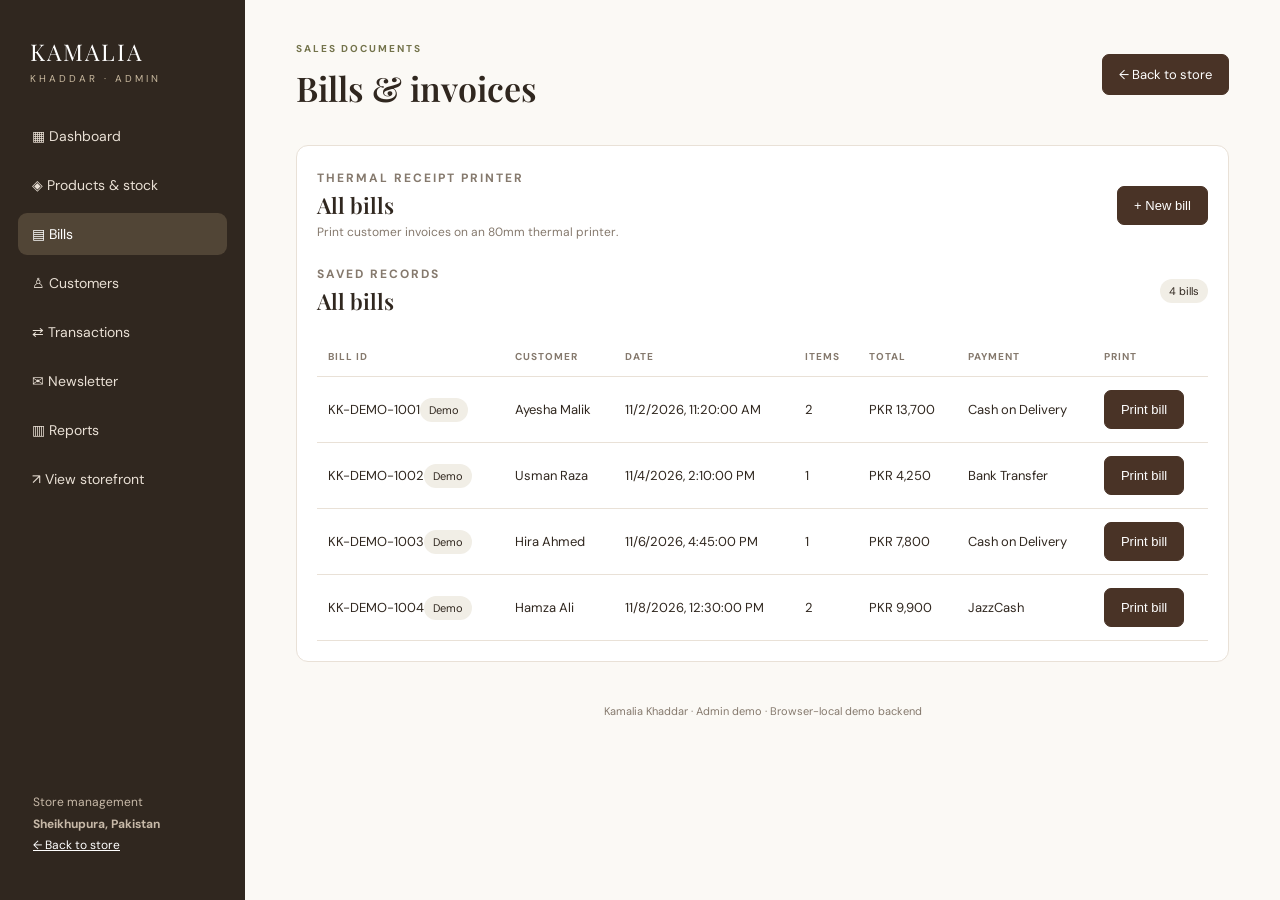
<file: admin-bills.html>
<!doctype html><html lang="en"><head><meta charset="utf-8"><meta name="viewport" content="width=device-width,initial-scale=1"><title>Kamalia Khaddar Admin</title><link rel="stylesheet" href="admin-common.css"></head><body data-page="bills"><script src="backend.js"></script><script src="admin-pages.js"></script></body></html>
</file>
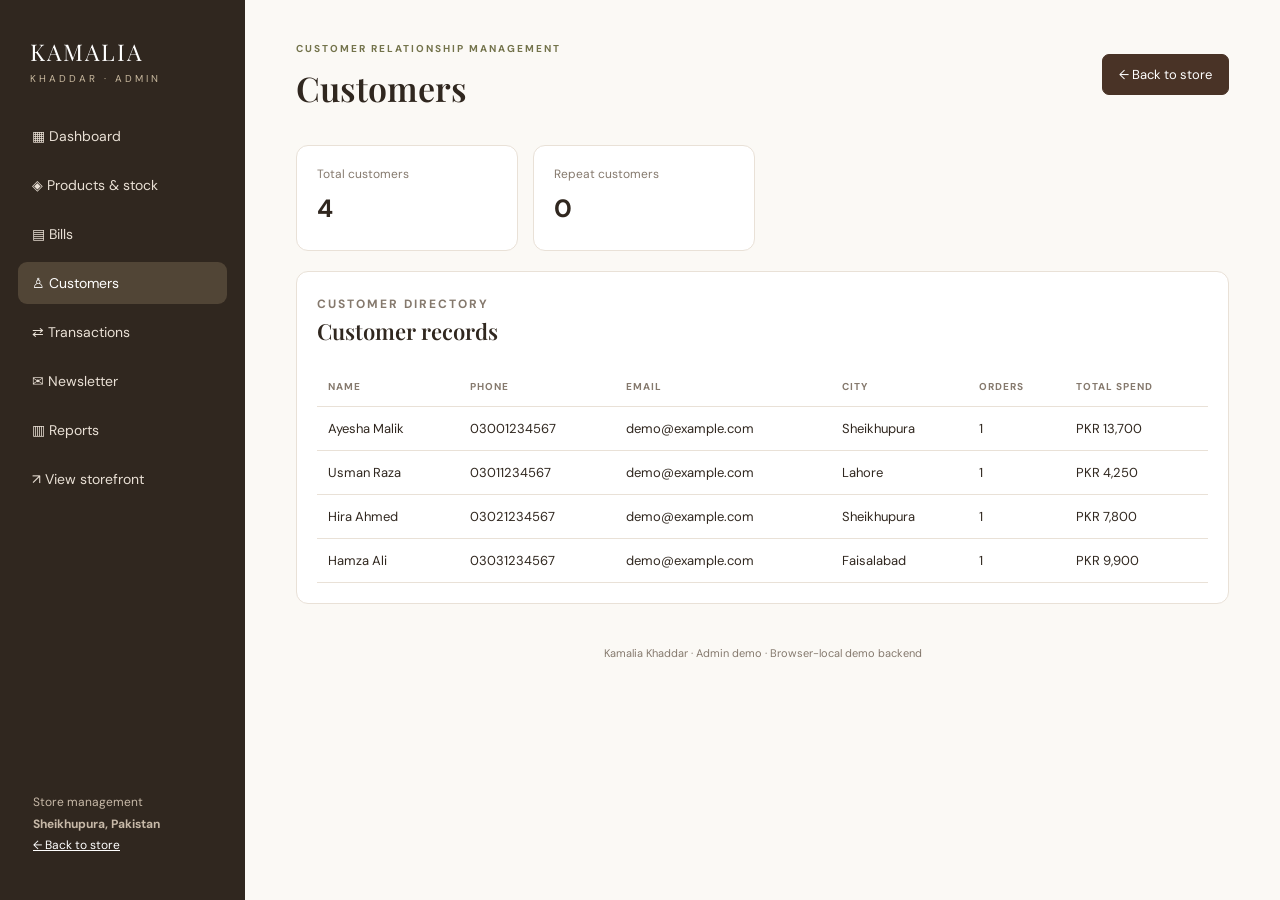
<file: admin-customers.html>
<!doctype html><html lang="en"><head><meta charset="utf-8"><meta name="viewport" content="width=device-width,initial-scale=1"><title>Kamalia Khaddar Admin</title><link rel="stylesheet" href="admin-common.css"></head><body data-page="customers"><script src="backend.js"></script><script src="admin-pages.js"></script></body></html>
</file>
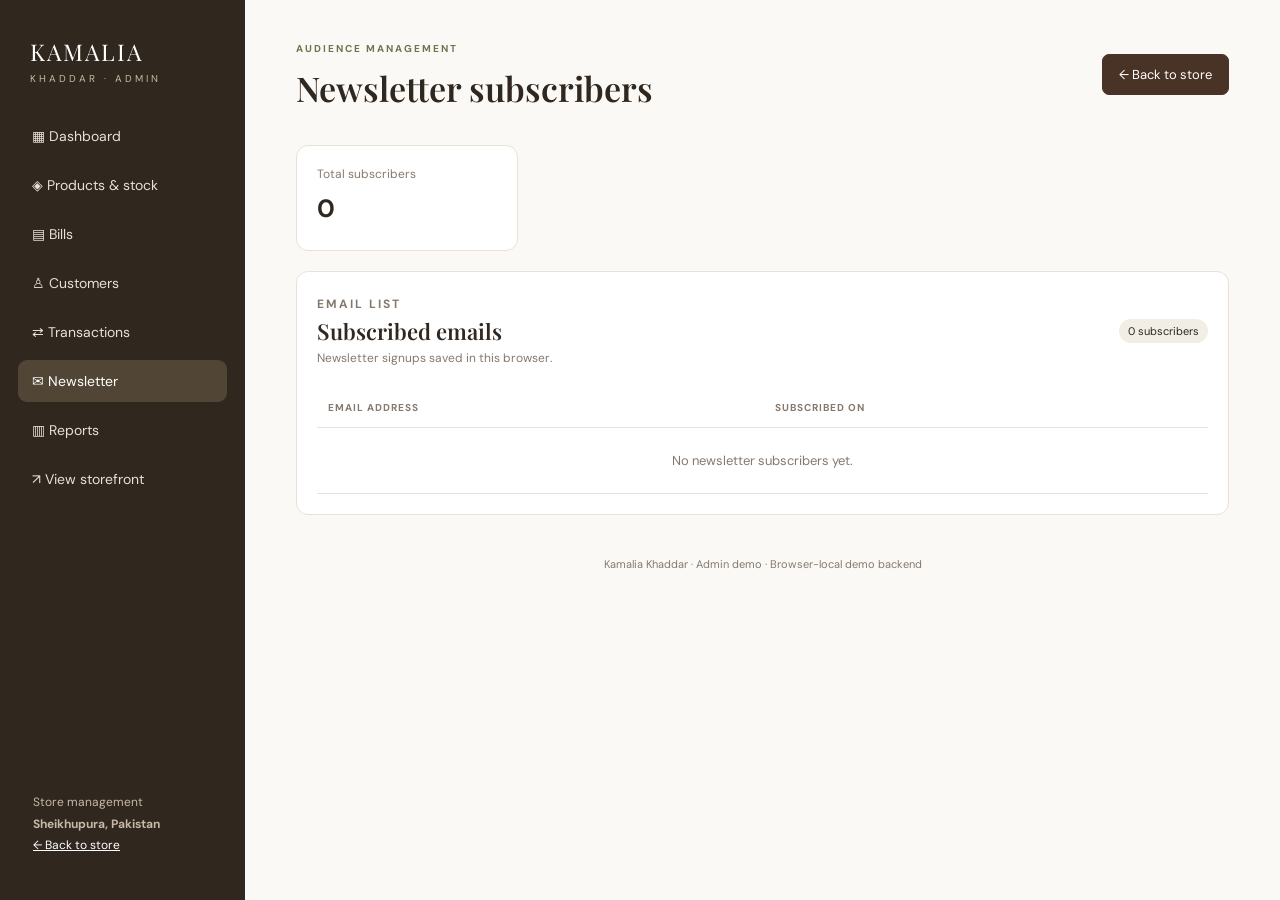
<file: admin-newsletter.html>
<!doctype html>
<html lang="en">
<head>
  <meta charset="utf-8">
  <meta name="viewport" content="width=device-width,initial-scale=1">
  <title>Newsletter · Kamalia Khaddar Admin</title>
  <link rel="stylesheet" href="admin-common.css">
</head>
<body data-page="newsletter">
  <script src="backend.js"></script>
  <script src="admin-pages.js"></script>
</body>
</html>
</file>
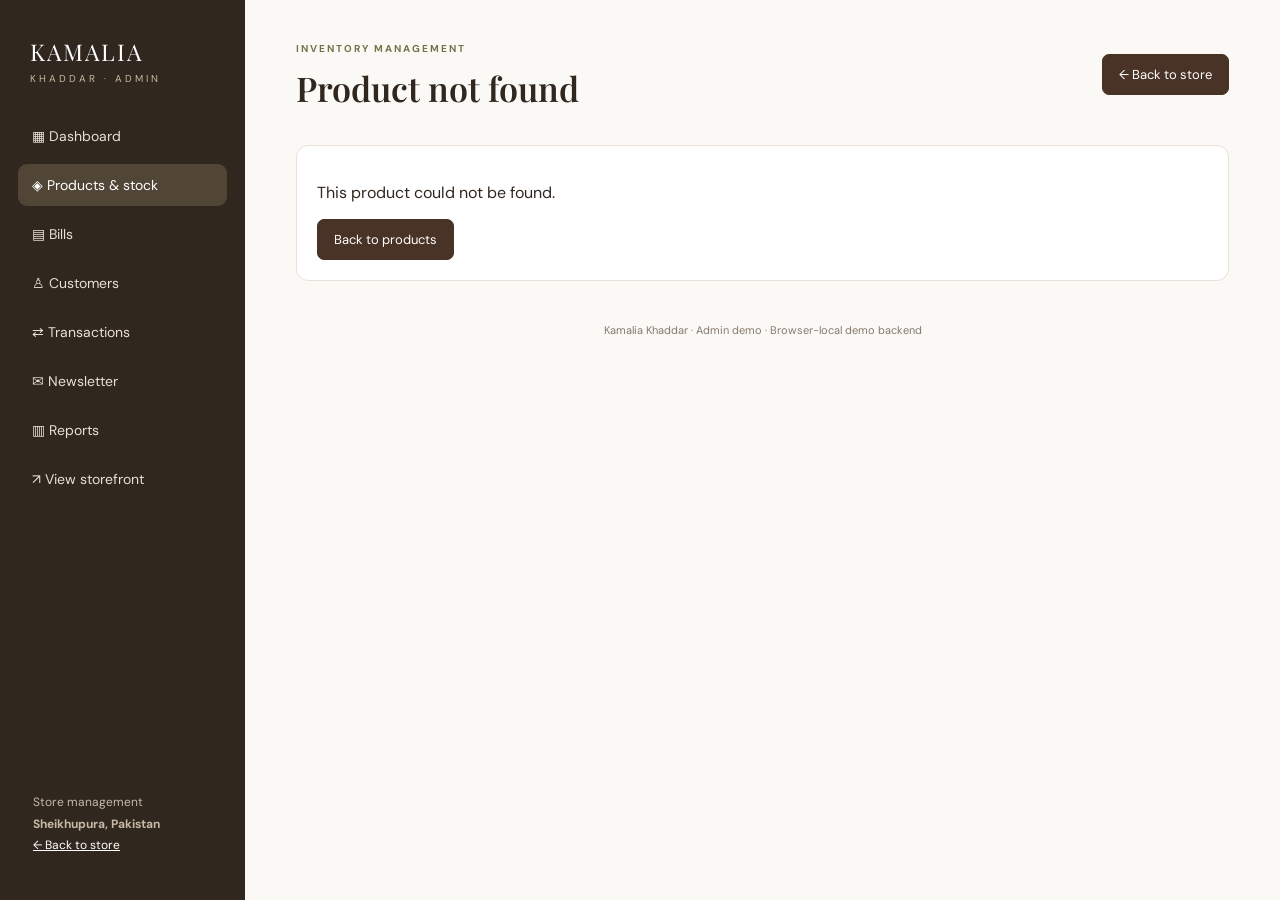
<file: admin-product-edit.html>
<!doctype html>
<html lang="en">
<head>
  <meta charset="utf-8">
  <meta name="viewport" content="width=device-width,initial-scale=1">
  <title>Edit product · Kamalia Khaddar Admin</title>
  <link rel="stylesheet" href="admin-common.css">
</head>
<body data-page="product-edit">
  <script src="backend.js"></script>
  <script src="admin-pages.js"></script>
</body>
</html>
</file>
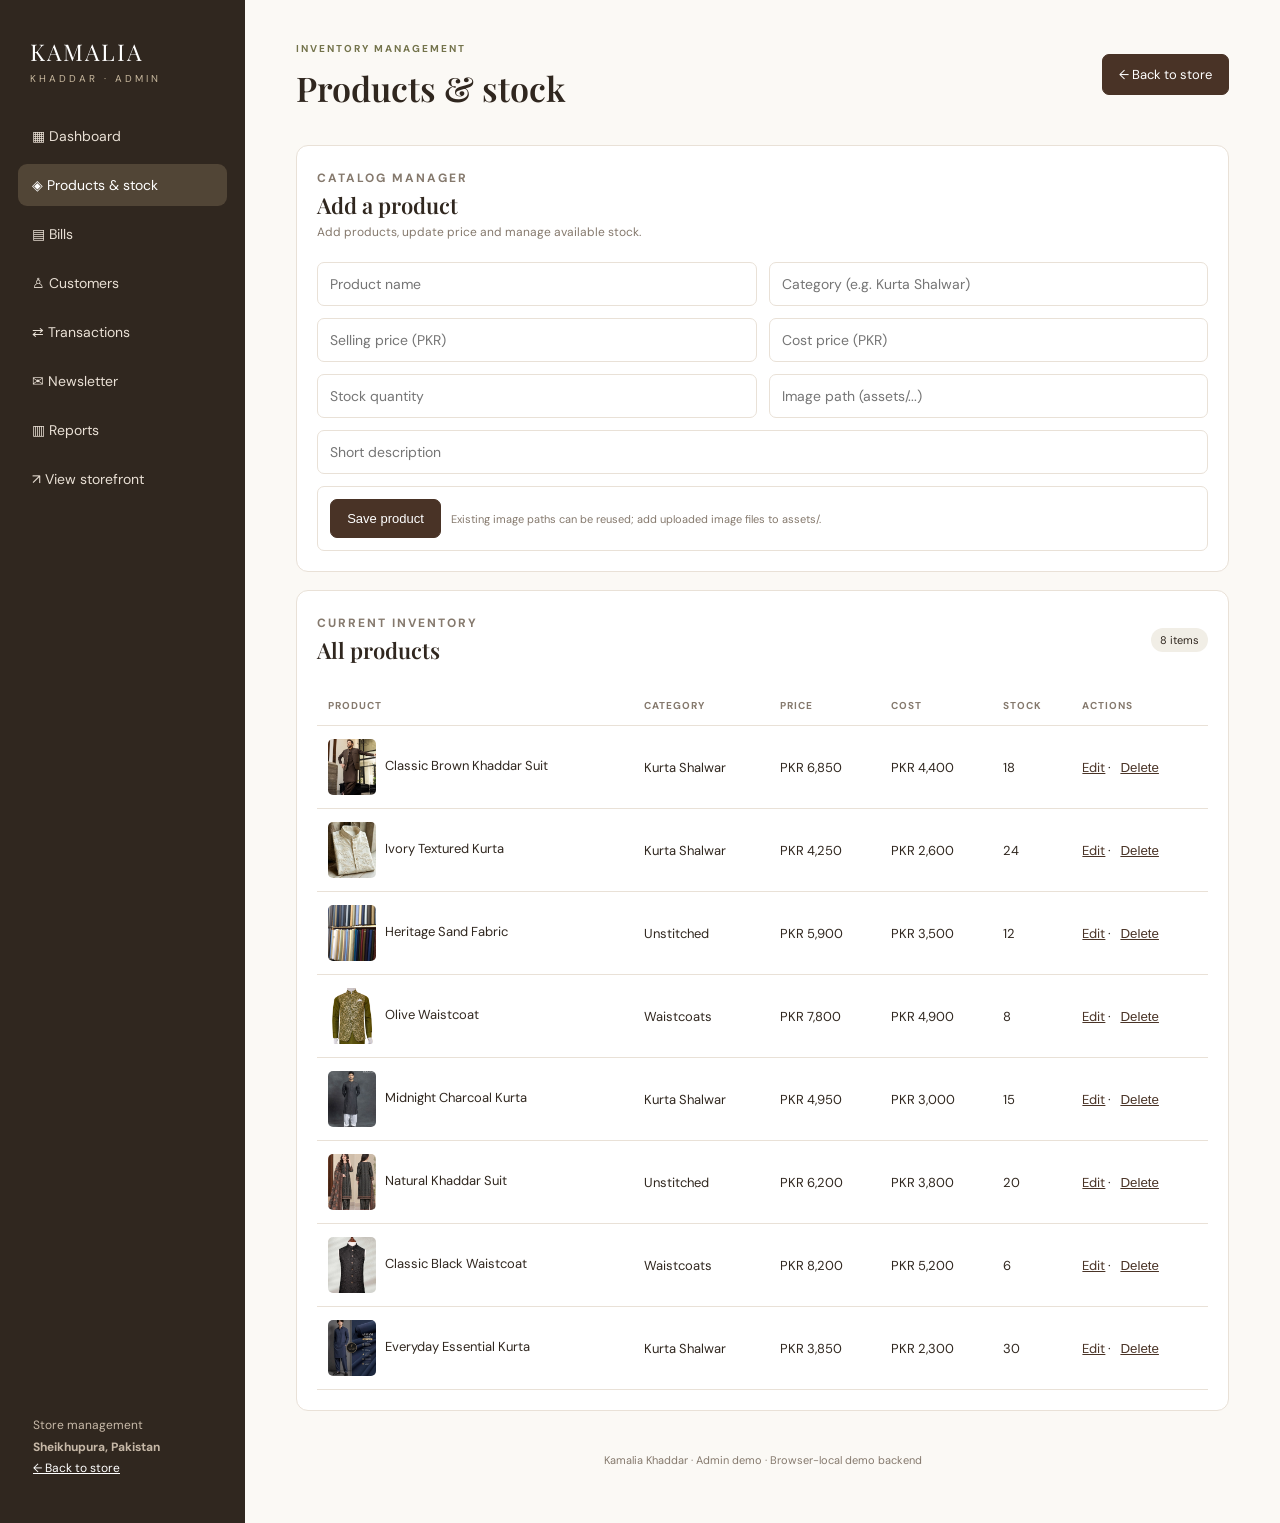
<file: admin-products.html>
<!doctype html><html lang="en"><head><meta charset="utf-8"><meta name="viewport" content="width=device-width,initial-scale=1"><title>Kamalia Khaddar Admin</title><link rel="stylesheet" href="admin-common.css"></head><body data-page="products"><script src="backend.js"></script><script src="admin-pages.js"></script></body></html>
</file>
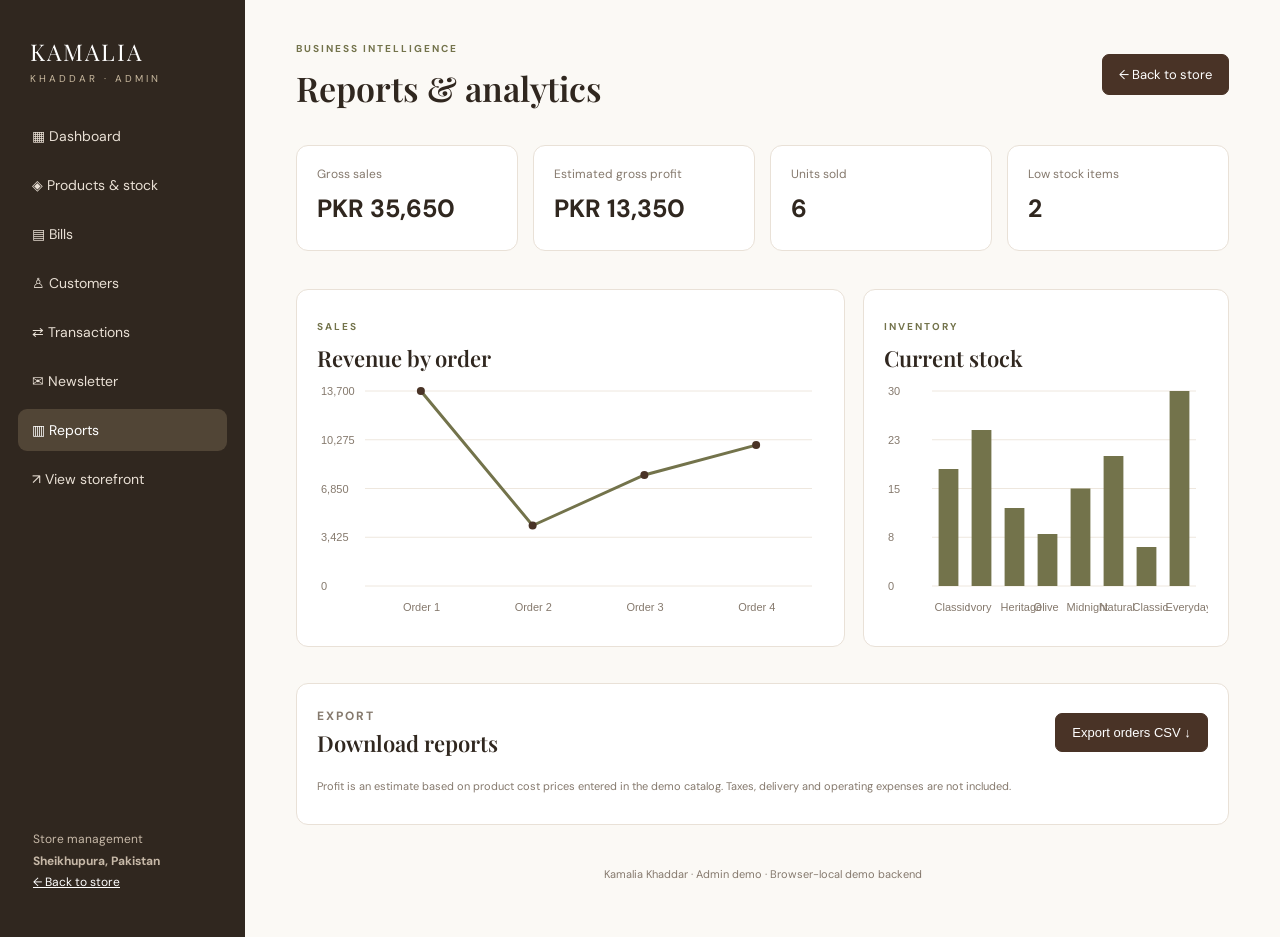
<file: admin-reports.html>
<!doctype html><html lang="en"><head><meta charset="utf-8"><meta name="viewport" content="width=device-width,initial-scale=1"><title>Kamalia Khaddar Admin</title><link rel="stylesheet" href="admin-common.css"></head><body data-page="reports"><script src="backend.js"></script><script src="admin-pages.js"></script></body></html>
</file>
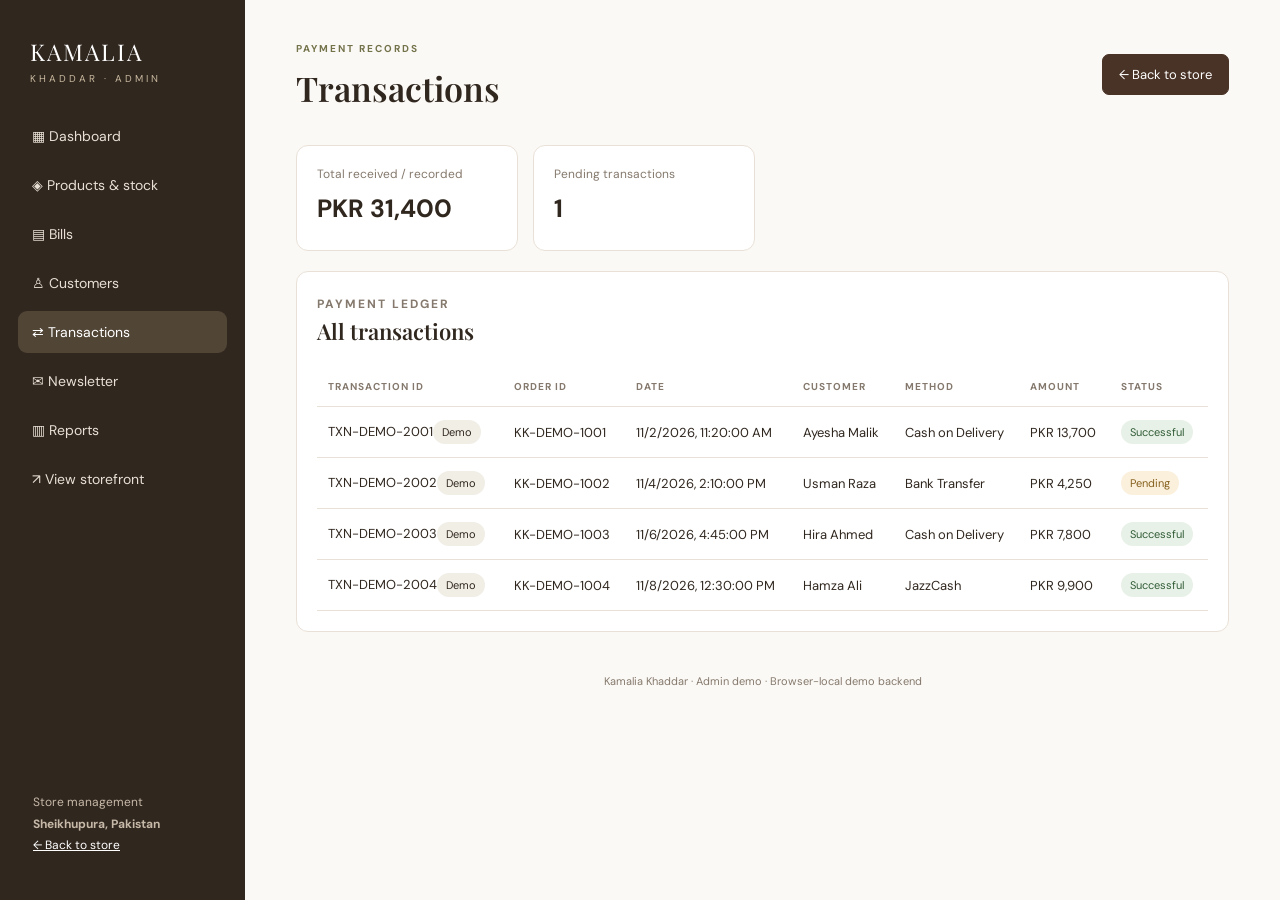
<file: admin-transactions.html>
<!doctype html><html lang="en"><head><meta charset="utf-8"><meta name="viewport" content="width=device-width,initial-scale=1"><title>Kamalia Khaddar Admin</title><link rel="stylesheet" href="admin-common.css"></head><body data-page="transactions"><script src="backend.js"></script><script src="admin-pages.js"></script></body></html>
</file>
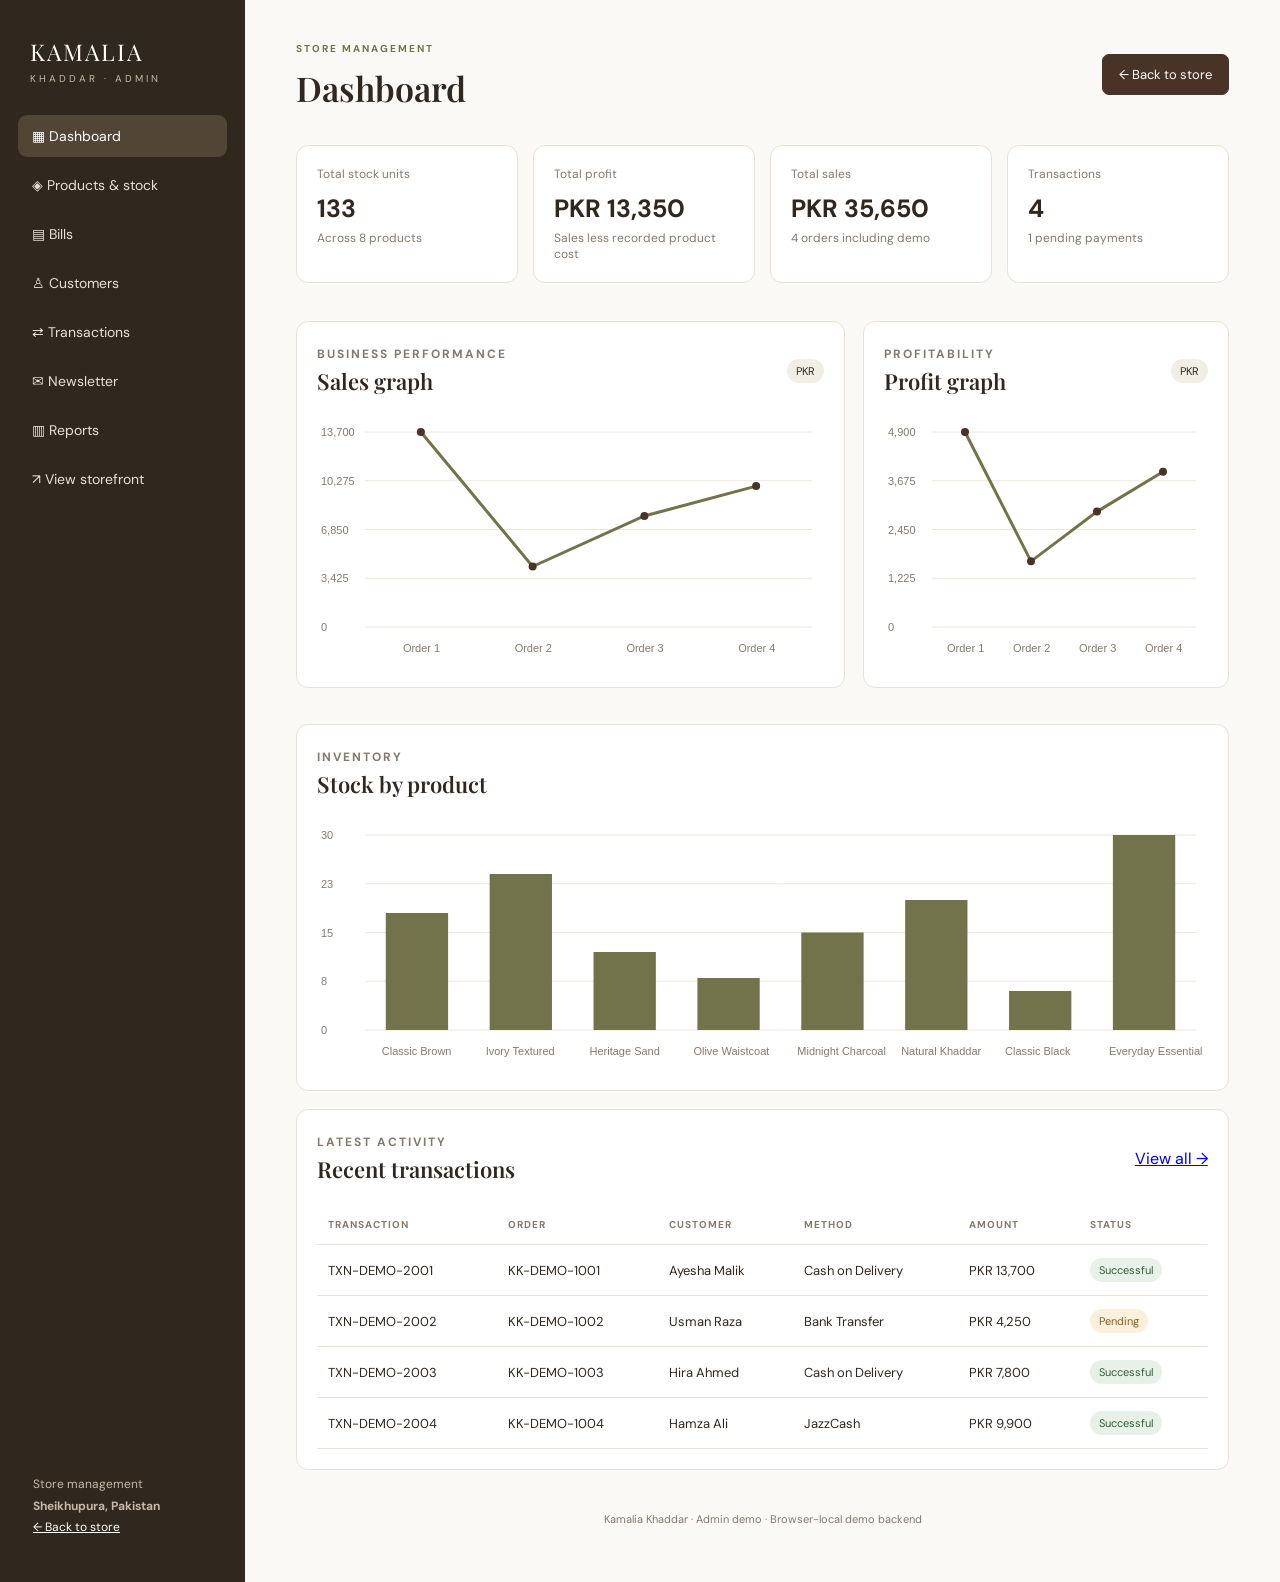
<file: admin.html>
<!doctype html><html lang="en"><head><meta charset="utf-8"><meta name="viewport" content="width=device-width,initial-scale=1"><title>Kamalia Khaddar Admin</title><link rel="stylesheet" href="admin-common.css"></head><body data-page="dashboard"><script src="backend.js"></script><script src="admin-pages.js"></script></body></html>
</file>
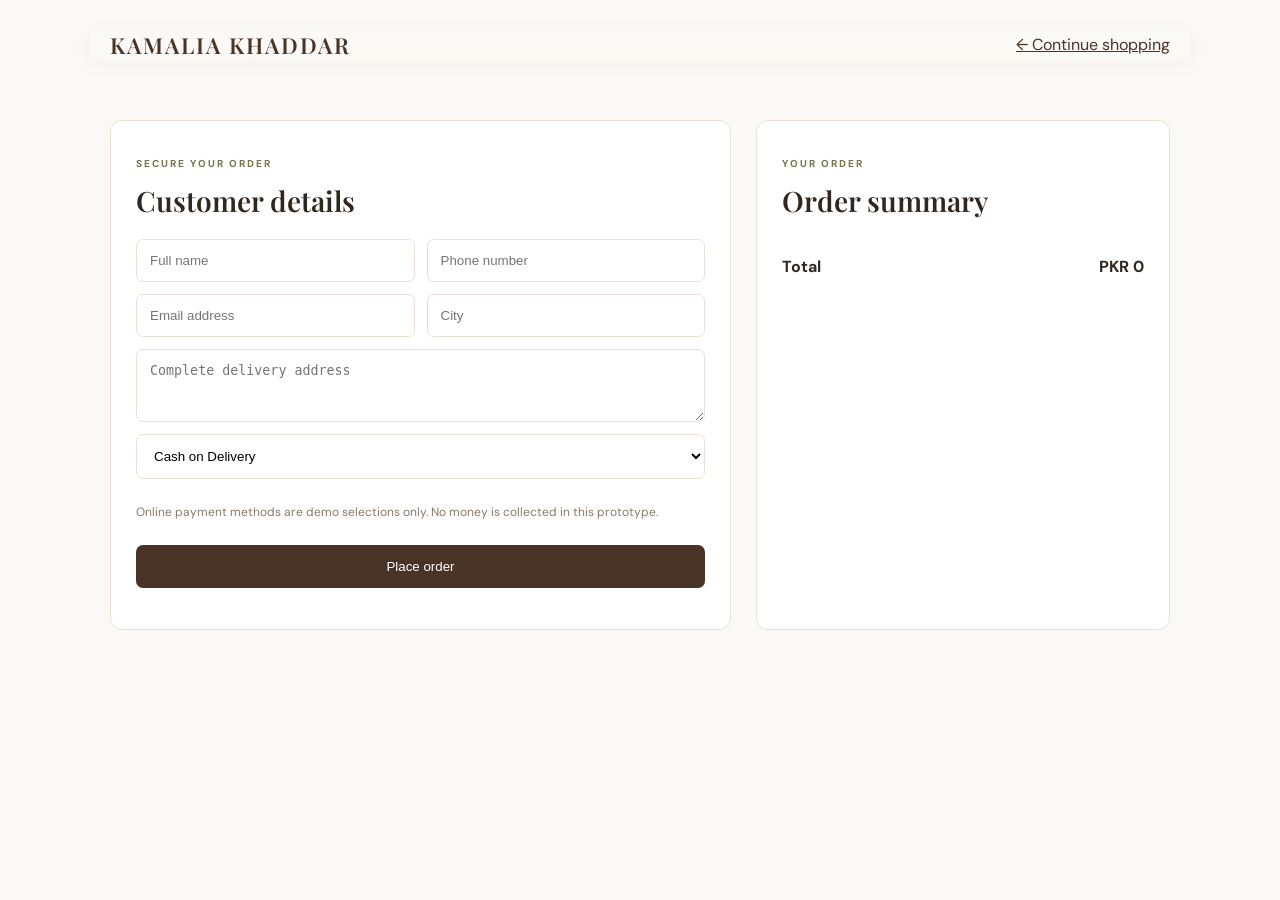
<file: checkout.html>
<!doctype html><html lang="en"><head><meta charset="utf-8"><meta name="viewport" content="width=device-width,initial-scale=1"><title>Checkout · Kamalia Khaddar</title><link rel="stylesheet" href="style.css"><link rel="stylesheet" href="admin-common.css"><style>.checkout-shell{max-width:1100px;margin:40px auto;padding:20px;display:grid;grid-template-columns:1.2fr .8fr;gap:25px}.checkout-card{background:white;border:1px solid #e9e1d7;border-radius:12px;padding:25px}.checkout-card h2{font:600 28px 'Playfair Display',serif;margin:8px 0 20px}.checkout-items{display:grid;gap:12px}.checkout-line{display:flex;gap:12px;align-items:center;border-bottom:1px solid #eee;padding-bottom:12px}.checkout-line img{width:64px;height:76px;object-fit:cover}.checkout-line div{flex:1}.checkout-line small{display:block;color:#85796d}.checkout-total{display:flex;justify-content:space-between;padding-top:16px;font-weight:700}.checkout-form{display:grid;grid-template-columns:1fr 1fr;gap:12px}.checkout-form input,.checkout-form select,.checkout-form textarea{width:100%;padding:13px;border:1px solid #e9e1d7;border-radius:7px;background:white}.checkout-form .wide{grid-column:1/-1}.checkout-form button{background:#493326;color:white;padding:14px;border:0;border-radius:7px;cursor:pointer}.checkout-head{max-width:1100px;margin:30px auto 0;padding:0 20px;display:flex;justify-content:space-between;align-items:center}.checkout-head a{color:#493326}@media(max-width:750px){.checkout-shell{grid-template-columns:1fr;margin:10px auto}.checkout-form{grid-template-columns:1fr}.checkout-form .wide{grid-column:auto}}</style></head><body><header class="checkout-head"><a href="index.html" style="font:600 22px 'Playfair Display',serif;letter-spacing:2px;text-decoration:none">KAMALIA KHADDAR</a><a href="index.html">← Continue shopping</a></header><main class="checkout-shell"><section class="checkout-card"><p class="eyebrow">Secure your order</p><h2>Customer details</h2><form id="checkoutForm" class="checkout-form"><input name="name" placeholder="Full name" required><input name="phone" placeholder="Phone number" required><input name="email" type="email" placeholder="Email address"><input name="city" placeholder="City" required><textarea class="wide" name="address" placeholder="Complete delivery address" rows="3" required></textarea><select class="wide" name="payment" required><option value="Cash on Delivery">Cash on Delivery</option><option value="Bank Transfer">Bank Transfer (demo)</option><option value="JazzCash">JazzCash (demo)</option><option value="EasyPaisa">EasyPaisa (demo)</option></select><p class="wide" style="font-size:12px;color:#85796d">Online payment methods are demo selections only. No money is collected in this prototype.</p><button class="wide" type="submit">Place order</button></form><p id="checkoutMessage" style="margin-top:15px"></p></section><aside class="checkout-card"><p class="eyebrow">Your order</p><h2>Order summary</h2><div id="checkoutItems" class="checkout-items"></div><div class="checkout-total"><span>Total</span><span id="checkoutTotal">PKR 0</span></div></aside></main><script src="backend.js"></script><script src="checkout.js"></script></body></html>
</file>
<file: admin-common.css>
@import url('https://fonts.googleapis.com/css2?family=DM+Sans:wght@400;500;600;700&family=Playfair+Display:wght@500;600;700&display=swap');
:root{--ink:#30271f;--muted:#85796d;--line:#e9e1d7;--paper:#fbf9f5;--olive:#73734b;--brown:#493326}*{box-sizing:border-box}body{margin:0;background:var(--paper);color:var(--ink);font-family:'DM Sans',sans-serif}.admin-shell{display:flex;min-height:100vh}.admin-sidebar{width:245px;background:#30271f;color:#fff;padding:28px 18px;display:flex;flex-direction:column;flex-shrink:0}.admin-brand{font-family:'Playfair Display',serif;color:#fff;text-decoration:none;font-size:23px;letter-spacing:2px;padding:8px 12px 30px}.admin-brand small{display:block;font:10px 'DM Sans';letter-spacing:3px;color:#c9b99f;margin-top:5px}.admin-sidebar nav{display:grid;gap:7px}.admin-sidebar nav a{padding:12px 14px;border-radius:9px;color:#e9e0d5;text-decoration:none;font-size:14px}.admin-sidebar nav a:hover,.admin-sidebar nav a.active{background:#514536;color:#fff}.side-bottom{margin-top:auto;color:#c7b9a8;font-size:12px;line-height:1.8;padding:15px}.admin-main{flex:1;min-width:0;padding:32px clamp(18px,4vw,54px)}.admin-top{display:flex;align-items:center;justify-content:space-between;gap:16px;margin-bottom:28px}.eyebrow{font-size:10px;letter-spacing:2px;text-transform:uppercase;color:var(--olive);font-weight:700}.admin-top h1{font:600 34px 'Playfair Display';margin:6px 0}.admin-back,.admin-btn{display:inline-flex;align-items:center;justify-content:center;padding:11px 16px;border:1px solid var(--brown);background:var(--brown);color:white;border-radius:7px;text-decoration:none;font-size:13px;cursor:pointer}.admin-btn.secondary{background:white;color:var(--brown)}.metrics{display:grid;grid-template-columns:repeat(4,minmax(0,1fr));gap:15px;margin-bottom:20px}.metric,.panel{background:white;border:1px solid var(--line);border-radius:12px;padding:20px}.metric span,.metric small{display:block;color:var(--muted);font-size:12px}.metric b{display:block;font-size:25px;margin:10px 0 5px}.panel{margin:18px 0}.panel-head{display:flex;justify-content:space-between;align-items:center;gap:12px;margin-bottom:18px}.panel h2{font:600 22px 'Playfair Display';margin:3px 0}.panel-head p{font-size:12px;color:var(--muted);margin:4px 0}.charts{display:grid;grid-template-columns:1.5fr 1fr;gap:18px}.chart{width:100%;height:245px}.table-wrap{overflow:auto}table{border-collapse:collapse;width:100%;font-size:13px}th,td{text-align:left;padding:13px 11px;border-bottom:1px solid var(--line);white-space:nowrap}th{font-size:10px;text-transform:uppercase;letter-spacing:1px;color:var(--muted)}.pill{display:inline-block;border-radius:30px;padding:5px 9px;background:#f1eee6;font-size:11px}.pill.good{background:#e8f1e7;color:#315c37}.pill.wait{background:#fbf0dc;color:#85601d}.table-action{border:0;background:none;text-decoration:underline;color:var(--brown);cursor:pointer}.form-grid{display:grid;grid-template-columns:repeat(2,minmax(0,1fr));gap:12px}.field{width:100%;padding:12px;border:1px solid var(--line);border-radius:7px;background:white;font:14px 'DM Sans'}.field.full{grid-column:1/-1}.empty{padding:24px;text-align:center;color:var(--muted);font-size:13px}.product-thumb{width:48px;height:56px;object-fit:cover;border-radius:5px;vertical-align:middle;margin-right:9px}.admin-footer{padding:24px;color:var(--muted);font-size:11px;text-align:center}.profit-note{font-size:11px;color:var(--muted)}.form-grid>label:not(.field){display:grid;gap:7px;color:var(--muted);font-size:12px}.confirm-overlay{position:fixed;inset:0;z-index:100;background:#201810a6;display:grid;place-items:center;padding:20px}.confirm-overlay[hidden]{display:none}.confirm-dialog{width:min(440px,100%);background:white;border-radius:12px;padding:26px;box-shadow:0 24px 70px #0004}.confirm-dialog h2{font:600 24px 'Playfair Display',serif;margin:0 0 10px}.confirm-dialog p{color:var(--muted);line-height:1.6}.confirm-actions{display:flex;justify-content:flex-end;gap:10px;margin-top:22px}.admin-btn.danger{background:#9d3329;border-color:#9d3329}.admin-btn.danger:hover{background:#7d251e}.bill-form-panel{padding:20px;background:#fbf9f5;border:1px solid var(--line);border-radius:10px;margin-bottom:24px}.bill-form-panel[hidden]{display:none}.bill-wide{grid-column:1/-1}.bill-products-head{display:flex;justify-content:space-between;align-items:center;margin:24px 0 12px}.bill-products-head h3{font:600 19px 'Playfair Display';margin:0}.bill-product-row{display:grid;grid-template-columns:minmax(180px,2fr) minmax(100px,1fr) minmax(100px,1fr) 100px auto;align-items:end;gap:10px;margin:12px 0;padding:14px;background:white;border:1px solid var(--line);border-radius:8px}.bill-product-row label{display:grid;gap:6px;color:var(--muted);font-size:12px}.bill-remove{padding:12px 4px}.bill-total{display:flex;justify-content:flex-end;gap:18px;padding:16px 0;border-top:1px solid var(--line);font-size:15px}.bill-total strong{font-size:18px}.bill-form-message{color:#9d3329;font-size:13px;min-height:18px}.success-message{padding:13px 16px;background:#e8f1e7;color:#315c37;border-radius:7px}.admin-btn.secondary{background:white;color:var(--brown)}@media(max-width:900px){.admin-sidebar{width:205px}.metrics{grid-template-columns:repeat(2,1fr)}.charts{grid-template-columns:1fr}.bill-product-row{grid-template-columns:repeat(2,minmax(0,1fr))}}@media(max-width:650px){.admin-shell{display:block}.admin-sidebar{width:auto;padding:12px}.admin-brand{padding:5px 10px 12px}.admin-sidebar nav{display:flex;overflow:auto}.admin-sidebar nav a{white-space:nowrap;padding:9px}.side-bottom{display:none}.admin-main{padding:20px 13px}.admin-top{align-items:flex-start}.admin-top h1{font-size:27px}.metrics{gap:8px}.metric{padding:13px}.metric b{font-size:20px}.form-grid{grid-template-columns:1fr}.field.full,.bill-wide{grid-column:auto}.bill-product-row{grid-template-columns:1fr}.confirm-actions{flex-wrap:wrap}}
</file>
<file: style.css>
*{box-sizing:border-box}html{scroll-behavior:smooth}body{font-family:Arial,sans-serif}a,button{transition:all .22s ease}button{cursor:pointer}.navlink{position:relative}.navlink:after{content:"";position:absolute;left:0;bottom:-7px;width:0;height:1px;background:#493326;transition:.25s}.navlink:hover:after{width:100%}.eyebrow{font-size:10px;letter-spacing:.25em;text-transform:uppercase;color:#73734B}.section-title{font:clamp(2rem,4vw,3rem) Georgia,serif;color:#493326;margin-top:9px}.btn-dark,.btn-light,.btn-outline{display:inline-flex;align-items:center;justify-content:center;gap:16px;padding:15px 22px;font-size:10px;letter-spacing:.15em;text-transform:uppercase}.btn-dark{background:#493326;color:white}.btn-dark:hover{background:#73734B}.btn-light{background:#F8F5EF;color:#493326}.btn-light:hover{background:#D9C6A5}.btn-outline{border:1px solid rgba(255,255,255,.55);color:white}.btn-outline:hover{background:white;color:#493326}.field{border:1px solid #d8cfc2;background:transparent;padding:13px 14px;font-size:12px;outline:none;min-width:0}.field:focus{border-color:#493326}.category-card{position:relative;display:block;overflow:hidden;aspect-ratio:3/4;background:#ddd}.category-card img{width:100%;height:100%;object-fit:cover;transition:transform .7s}.category-card:hover img{transform:scale(1.06)}.category-card:after{content:"";position:absolute;inset:35% 0 0;background:linear-gradient(transparent,rgba(0,0,0,.62))}.category-card span{position:absolute;z-index:1;bottom:18px;left:18px;right:18px;color:white;font:20px Georgia,serif;display:flex;justify-content:space-between}.product-card{background:#F8F5EF}.product-image{position:relative;overflow:hidden;aspect-ratio:3/4;background:#e1d8cb}.product-image img{width:100%;height:100%;object-fit:cover;transition:transform .6s}.product-card:hover .product-image img{transform:scale(1.04)}.product-tag{position:absolute;top:12px;left:12px;background:#F8F5EF;padding:6px 9px;font-size:9px;letter-spacing:.1em;text-transform:uppercase}.quick-add{position:absolute;bottom:0;left:0;right:0;background:#493326;color:white;padding:13px;text-align:center;font-size:10px;letter-spacing:.14em;text-transform:uppercase;transform:translateY(100%)}.product-card:hover .quick-add{transform:translateY(0)}.product-info{padding:15px 2px}.product-info h3{font:18px Georgia,serif}.product-info p{font-size:11px;color:#766d63;margin-top:7px}.filter{font-size:10px;letter-spacing:.1em;text-transform:uppercase;padding:9px 12px;border-bottom:1px solid transparent;color:#71665a}.filter.active,.filter:hover{border-color:#493326;color:#493326}.journal-img{width:100%;aspect-ratio:5/4;object-fit:cover}.overlay{position:fixed;inset:0;background:#17110dcc;z-index:60}.drawer{position:fixed;z-index:70;right:0;top:0;height:100%;width:min(440px,100%);background:#F8F5EF;padding:28px;display:flex;flex-direction:column;transform:translateX(105%);transition:transform .3s}.drawer.open{transform:translateX(0)}.modal{position:fixed;inset:0;background:#17110dcc;z-index:80;display:flex;align-items:center;justify-content:center;padding:18px;overflow:auto}.modal-card{position:relative;background:#F8F5EF;width:100%;max-width:760px;max-height:92vh;overflow:auto;padding:30px;margin:auto}.modal.hidden,.overlay.hidden{display:none}.stat{background:#eee8de;padding:15px}.stat span{display:block;font-size:10px;color:#766d63}.stat b{display:block;font:20px Georgia,serif;margin-top:8px;color:#493326}table th,table td{text-align:left;padding:10px 7px;border-bottom:1px solid #ded5c9}table th{color:#766d63;font-weight:400}.size-choice{border:1px solid #cfc3b3;padding:9px 13px;font-size:11px}.size-choice.selected{background:#493326;color:white;border-color:#493326}@media(max-width:767px){.quick-add{transform:translateY(0);position:static}.modal-card{padding:24px 18px}.hero{min-height:580px}}

/* Refined, simpler storefront styling */
:root{--cocoa:#493326;--olive:#73734B;--ivory:#FBF9F5;--line:#e9e1d7}
body{background:var(--ivory);color:#2b241f;line-height:1.55}
::selection{background:#d9c6a5;color:#211914}
header{box-shadow:0 4px 24px rgba(45,32,22,.035)}
header .max-w-7xl{height:76px}
nav a,.mobileNav a{font-weight:600}
.hero{min-height:590px!important}
.hero-background-image{object-position:center}
.hero-banner{height:auto;min-height:0!important;overflow:hidden;background:#e8c99e}
.hero-carousel{position:relative;width:100%;aspect-ratio:1365 / 768;margin:0 auto}
.hero-slide{position:absolute;inset:0;opacity:0;visibility:hidden;transition:opacity .55s ease}
.hero-slide.is-active{opacity:1;visibility:visible}
.hero-banner-link{display:block;width:100%;height:100%}
.hero-banner-image{display:block;width:100%;height:100%;object-fit:contain}
.hero-carousel-control{position:absolute;top:50%;z-index:2;display:grid;width:40px;height:40px;place-items:center;transform:translateY(-50%);border:1px solid rgba(255,255,255,.75);border-radius:50%;background:rgba(42,29,18,.48);color:white;font-size:26px;line-height:1}
.hero-carousel-control:hover{background:rgba(42,29,18,.78)}
.hero-carousel-prev{left:14px}
.hero-carousel-next{right:14px}
.hero-carousel-dots{position:absolute;z-index:2;bottom:14px;left:50%;display:flex;gap:8px;transform:translateX(-50%)}
.hero-carousel-dot{width:10px;height:10px;border:1px solid white;border-radius:50%;background:rgba(42,29,18,.45)}
.hero-carousel-dot.is-active{background:white}
@media(prefers-reduced-motion:reduce){.hero-slide{transition:none}}
.hero h1{font-size:clamp(3rem,6.4vw,5.5rem);letter-spacing:-.045em}
.hero .relative>p:not(.uppercase){max-width:440px;font-size:15px}
.hero .btn-light,.hero .btn-outline{min-height:48px;padding:14px 20px;border-radius:3px;font-weight:700}
.eyebrow{font-weight:700;letter-spacing:.19em}
.section-title{letter-spacing:-.035em}
.category-card{border-radius:5px;box-shadow:0 8px 25px rgba(40,29,20,.06)}
.category-card span{font-size:clamp(16px,2vw,21px);font-weight:600}
#shop{background:#f1ede6!important}
.product-card{border-radius:5px;overflow:hidden;background:#fff;box-shadow:0 4px 18px rgba(45,32,22,.045);transition:transform .25s,box-shadow .25s}
.product-card:hover{transform:translateY(-4px);box-shadow:0 12px 28px rgba(45,32,22,.09)}
.product-image{aspect-ratio:4/4.8}
.product-image img{display:block}
.product-tag{border-radius:2px;font-weight:700;background:#fff;font-size:9px}
.quick-add{font-weight:700;background:var(--cocoa);padding:14px}
.product-info{padding:15px 14px 18px}
.product-info h3{font-size:16px;line-height:1.35;min-height:42px}
.product-info p{font-size:10px;text-transform:uppercase;letter-spacing:.1em}
.filter{border:1px solid transparent;border-radius:3px;padding:9px 13px;font-weight:700}
.filter.active,.filter:hover{background:var(--cocoa);color:white;border-color:var(--cocoa)}
.field{background:#fff;border-radius:3px;padding:13px 14px}
.btn-dark{border-radius:3px;font-weight:700;min-height:45px}
.btn-dark:hover{transform:translateY(-1px);box-shadow:0 7px 16px rgba(73,51,38,.15)}
.journal-img{border-radius:5px}
#journal article{transition:transform .25s}
#journal article:hover{transform:translateY(-3px)}
footer a:hover{color:#d9c6a5}
.modal-card{border-radius:6px;box-shadow:0 24px 80px rgba(0,0,0,.22)}
.drawer{box-shadow:-12px 0 40px rgba(0,0,0,.12)}
button:focus-visible,a:focus-visible,input:focus-visible,select:focus-visible{outline:2px solid #8a795f;outline-offset:3px}
@media(max-width:767px){
  header .max-w-7xl{height:66px}
  .hero{min-height:540px!important}
  .hero-background-image{object-position:left center}
  .hero h1{font-size:clamp(2.8rem,12vw,4.3rem)}
  .hero .relative>p:not(.uppercase){font-size:14px;line-height:1.8}
  .category-card span{left:12px;right:12px;bottom:13px}
  .product-info{padding:12px 10px 15px}
  .product-info h3{font-size:14px;min-height:38px}
  .quick-add{transform:translateY(0);position:static;padding:10px;font-size:9px}
  .modal-card{padding:25px 17px}
}

/* Requested storefront refinements */
.hero-carousel{aspect-ratio:1365 / 590}
.hero-banner-image{object-fit:cover;object-position:center}
.header-icon{position:relative;display:inline-grid;place-items:center;width:42px;height:42px;border:1px solid #e2d8ca;border-radius:50%;font-size:25px;color:var(--cocoa);background:#fff}
.cart-icon{width:21px;height:21px;fill:none;stroke:currentColor;stroke-width:1.7;stroke-linecap:round;stroke-linejoin:round}
.remove-cart-item{border:0;background:transparent;color:#8b3c2f;text-decoration:underline;font-size:12px;padding:8px}
.header-icon:hover{background:var(--cocoa);color:#fff}
.cart-count{position:absolute;right:-5px;top:-5px;min-width:19px;height:19px;padding:0 5px;border-radius:20px;background:var(--olive);color:white;font-size:10px;display:grid;place-items:center}
.admin-nav-btn{display:inline-flex;align-items:center;gap:8px;padding:11px 15px;border-radius:4px;background:var(--cocoa);color:#fff;font-size:11px;font-weight:700;letter-spacing:.06em;box-shadow:0 5px 14px #49332620}
.admin-nav-btn span{font-size:17px}.admin-nav-btn:hover{background:var(--olive);transform:translateY(-1px)}
.product-actions{display:grid;grid-template-columns:1fr 1fr;gap:7px;margin-top:14px}
.product-actions button{min-height:38px;padding:8px 5px;font-size:9px;letter-spacing:.06em;text-transform:uppercase;font-weight:700;border-radius:3px}
.buy-now{background:var(--cocoa);color:white}.buy-now:hover{background:var(--olive)}
.add-cart{border:1px solid var(--cocoa);color:var(--cocoa);background:transparent}.add-cart:hover{background:#eee8de}
.contact-section{background:#f1ede6}.contact-card,.map-card{background:#fff;border:1px solid #e8dfd2;border-radius:6px;padding:24px;box-shadow:0 8px 28px #3023190b}.map-card{padding:0;overflow:hidden;display:flex;flex-direction:column;min-height:420px}.map-card iframe{width:100%;flex:1;min-height:330px;border:0}.map-caption{display:grid;gap:3px;padding:16px 19px;font-size:12px}.map-caption span{color:#766d63}.map-caption a{color:var(--olive);font-weight:700;margin-top:5px}.social-links a{width:40px;height:40px;border:1px solid #ffffff45;border-radius:50%;display:grid;place-items:center;color:#fff}.social-links a:hover{background:#d9c6a5;color:#211914;border-color:#d9c6a5}.social-links svg{width:20px;height:20px;fill:none;stroke:currentColor;stroke-width:1.8;stroke-linecap:round;stroke-linejoin:round}.social-links svg path{fill:currentColor;stroke:none}.social-links svg .fill-icon{fill:currentColor;stroke:none}
.contact-form{display:grid;grid-template-columns:repeat(2,minmax(0,1fr));gap:16px 14px;padding:clamp(20px,4vw,34px);border-radius:10px}.contact-form-heading{grid-column:1/-1;border-bottom:1px solid #eee8df;padding-bottom:15px;margin-bottom:2px}.contact-form-heading h3{font:600 25px Georgia,serif;color:#493326;margin:7px 0}.contact-form-heading>p:last-child{font-size:13px;color:#766d63;margin:0}.contact-field{display:grid;gap:7px;color:#493326;font-size:11px;font-weight:700;letter-spacing:.04em}.contact-field-wide{grid-column:1/-1}.contact-form .field{border-radius:5px;background:#fcfbf9}.contact-form textarea{resize:vertical;min-height:120px}.contact-submit{grid-column:1/-1;min-height:48px;justify-content:space-between;padding:14px 18px;font-size:11px}.contact-submit span{font-size:19px}.contact-feedback{grid-column:1/-1;margin:0;font-size:13px;color:#315c37;min-height:0}.contact-demo-note{grid-column:1/-1;margin:-10px 0 0;color:#85796d;font-size:10px}
.whatsapp-float{position:fixed;right:22px;bottom:22px;z-index:55;width:58px;height:58px;border-radius:50%;background:#20b95b;color:white;display:grid;place-items:center;box-shadow:0 8px 24px #0003}.whatsapp-float:hover{transform:translateY(-3px);background:#159447}.whatsapp-float svg{width:34px;height:34px;fill:currentColor}
@media(max-width:767px){.hero-carousel{aspect-ratio:1.25 / 1}.hero-banner-image{object-fit:cover}.admin-nav-btn{padding:9px 10px;font-size:10px}.header-icon{width:36px;height:36px;font-size:21px}.product-actions{grid-template-columns:1fr}.product-actions button{min-height:36px}.contact-card{padding:16px}.contact-form{grid-template-columns:1fr;gap:13px}.contact-form-heading,.contact-field-wide,.contact-submit,.contact-feedback,.contact-demo-note{grid-column:auto}.map-card{min-height:360px}.map-card iframe{min-height:280px}.whatsapp-float{right:15px;bottom:15px;width:52px;height:52px}}

/* Admin dashboard */
.admin-page{background:#f4f0e9;color:#2b241f;min-height:100vh}.admin-shell{min-height:100vh;display:grid;grid-template-columns:250px minmax(0,1fr)}.admin-sidebar{position:sticky;top:0;height:100vh;background:#211914;color:#fff;padding:28px 18px;display:flex;flex-direction:column}.admin-brand{display:grid;gap:3px;padding:5px 12px 34px;color:white}.admin-brand span{font:24px Georgia,serif;letter-spacing:.12em}.admin-brand small{font-size:9px;letter-spacing:.2em;color:#d9c6a5}.admin-sidebar nav{display:grid;gap:7px}.admin-sidebar nav a{display:flex;align-items:center;gap:13px;padding:13px 14px;border-radius:5px;color:#ffffffa8;font-size:13px}.admin-sidebar nav a:hover,.admin-sidebar nav a.active{background:#493326;color:white}.admin-sidebar nav a:first-letter{font-size:18px}.sidebar-note{margin-top:auto;border-top:1px solid #ffffff24;padding:18px 12px 0;font-size:11px;line-height:1.8;color:#ffffff80}.sidebar-note b{color:#d9c6a5}.admin-main{padding:32px clamp(18px,4vw,55px);max-width:1600px;width:100%;margin:0 auto}.admin-top{display:flex;align-items:center;justify-content:space-between;gap:15px;margin-bottom:28px}.admin-back,.admin-action{background:#493326;color:#fff;border-radius:4px;padding:12px 16px;font-size:11px;font-weight:700}.admin-back:hover,.admin-action:hover{background:#73734B}.admin-section{scroll-margin-top:25px;margin-bottom:30px}.admin-metrics{display:grid;grid-template-columns:repeat(4,minmax(0,1fr));gap:14px;margin-bottom:18px}.admin-metric,.admin-panel{background:#fff;border:1px solid #e9e1d7;border-radius:7px;box-shadow:0 5px 22px #30231908}.admin-metric{padding:19px}.admin-metric span,.report-grid span{display:block;color:#766d63;font-size:11px}.admin-metric b{display:block;font:clamp(18px,2vw,25px) Georgia,serif;color:#493326;margin:10px 0 6px}.admin-metric small{color:#9a9085;font-size:10px}.admin-panel{padding:23px;margin-bottom:17px}.panel-heading{display:flex;justify-content:space-between;align-items:center;gap:12px;margin-bottom:18px}.panel-chip,.status-pill{background:#f1ede6;color:#6b604f;border-radius:30px;padding:7px 11px;font-size:10px}.chart-wrap{height:270px;position:relative}.chart-wrap canvas{width:100%;height:100%;display:block}.chart-empty{position:absolute;inset:0;display:grid;place-items:center;text-align:center;color:#968b7e;font-size:12px;pointer-events:none}.table-scroll{overflow-x:auto}.admin-table{width:100%;border-collapse:collapse;white-space:nowrap;font-size:12px}.admin-table th{background:#faf8f4;color:#83796d;font-size:10px;text-transform:uppercase;letter-spacing:.08em}.admin-table td,.admin-table th{padding:13px 11px;border-bottom:1px solid #eee8df;text-align:left}.admin-table td{color:#51473d}.table-action{color:#73734B;text-decoration:underline;font-weight:700}.empty-state{padding:20px;text-align:center;color:#968b7e;font-size:12px}.report-grid{display:grid;grid-template-columns:repeat(3,1fr);gap:12px}.report-grid>div{padding:16px;background:#f7f4ef;border-radius:5px}.report-grid b{display:block;font:18px Georgia,serif;margin-top:8px;color:#493326}.small-chart{height:240px;margin-top:24px}.admin-footer{padding:16px 0 25px;color:#93897e;font-size:10px}
@media(max-width:900px){.admin-shell{grid-template-columns:1fr}.admin-sidebar{position:relative;height:auto;padding:15px}.admin-brand{padding:5px 8px 14px}.admin-sidebar nav{display:flex;overflow:auto}.admin-sidebar nav a{white-space:nowrap;padding:10px}.sidebar-note{display:none}.admin-main{padding-top:22px}.admin-metrics{grid-template-columns:repeat(2,minmax(0,1fr))}}
@media(max-width:520px){.admin-top{align-items:flex-start;flex-direction:column}.admin-panel{padding:15px}.panel-heading{align-items:flex-start;flex-direction:column}.report-grid{grid-template-columns:1fr}.admin-metric{padding:14px}.admin-table td,.admin-table th{padding:10px 8px}}
@media print{.admin-sidebar,.admin-top,.admin-footer{display:none}}
.hero.hero-banner{min-height:0!important;height:auto!important}
.contact-details-card{background:#fff;border:1px solid #e8dfd2;border-radius:6px;padding:22px;box-shadow:0 8px 28px #3023190b}.contact-detail-row{display:flex;align-items:flex-start;gap:13px;padding:13px 0;border-bottom:1px solid #eee8df;font-size:12px}.contact-detail-row>span{width:32px;height:32px;border-radius:50%;background:#f1ede6;display:grid;place-items:center;color:#493326;font-size:17px}.contact-detail-row b{display:block;color:#493326}.contact-detail-row p{color:#766d63;margin-top:3px}.contact-details-card .map-card{margin-top:18px;min-height:310px}.contact-details-card .map-card iframe{min-height:230px}
</file>
